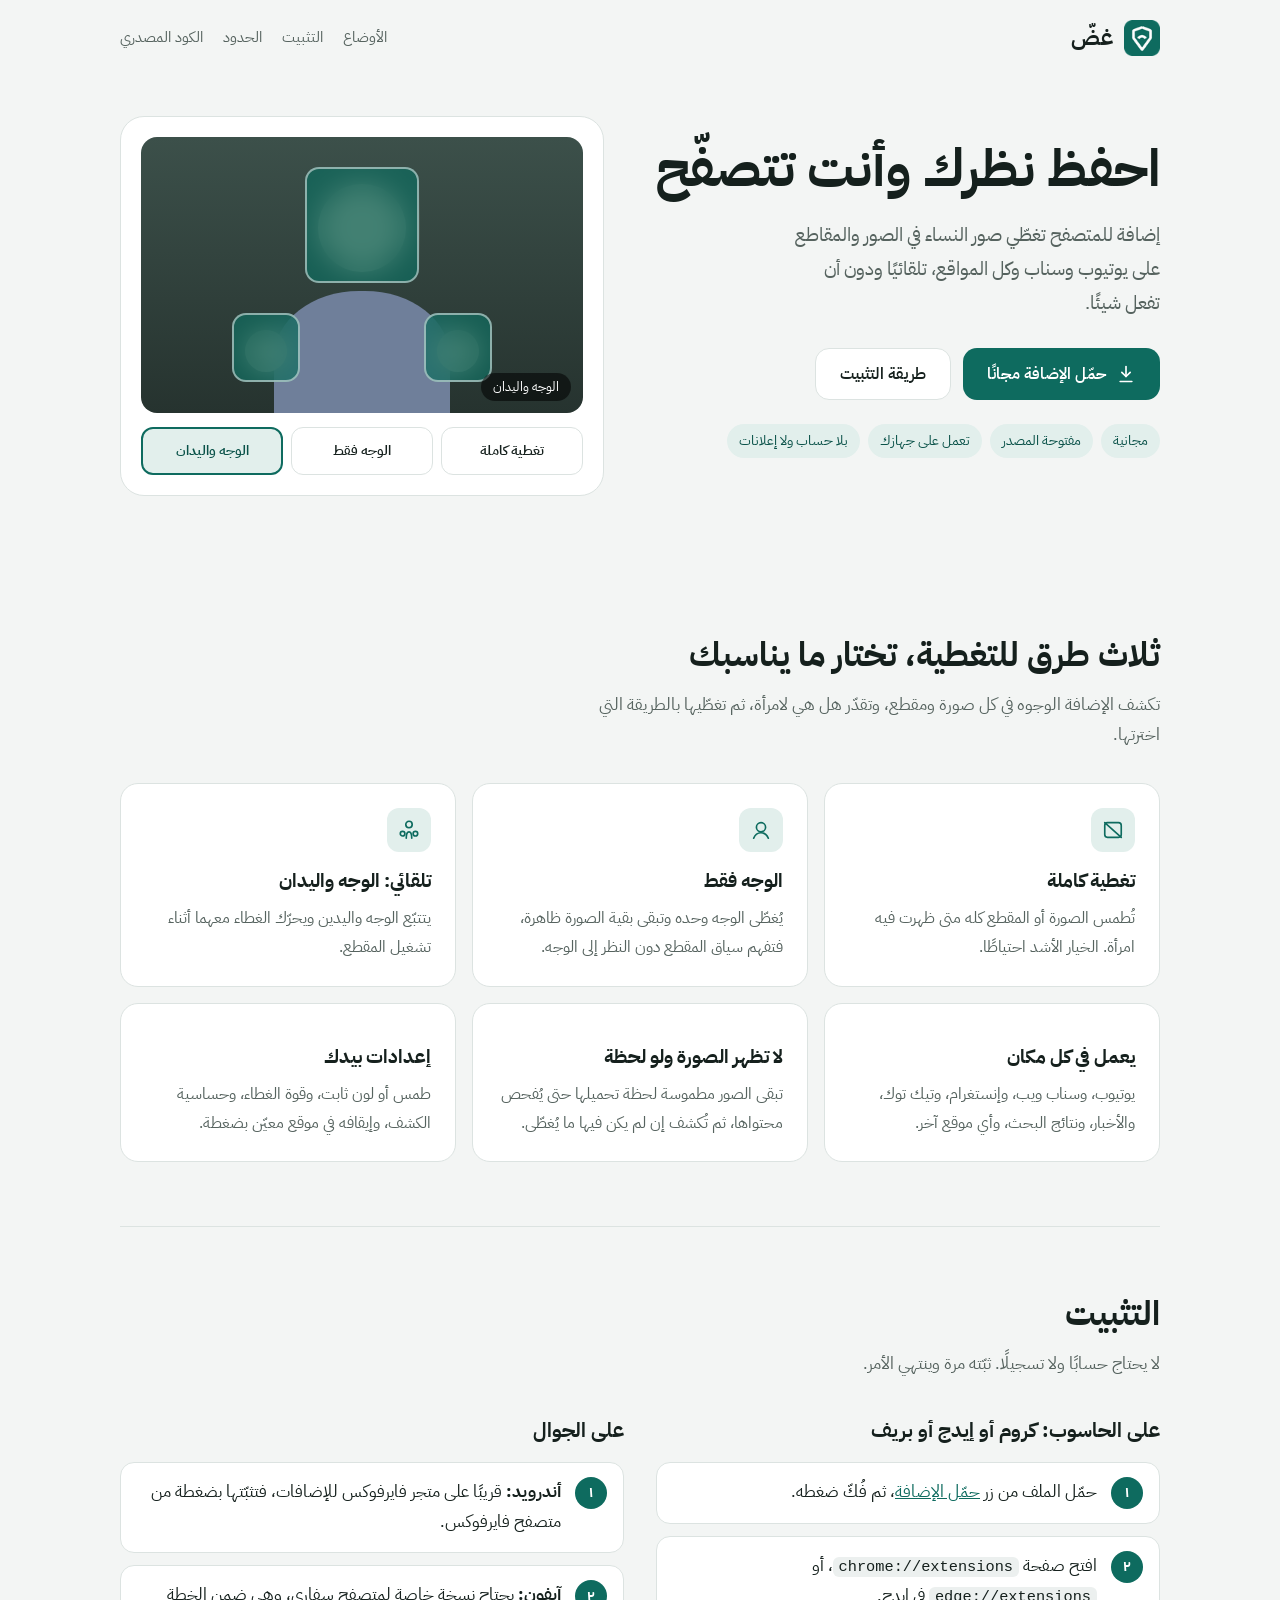
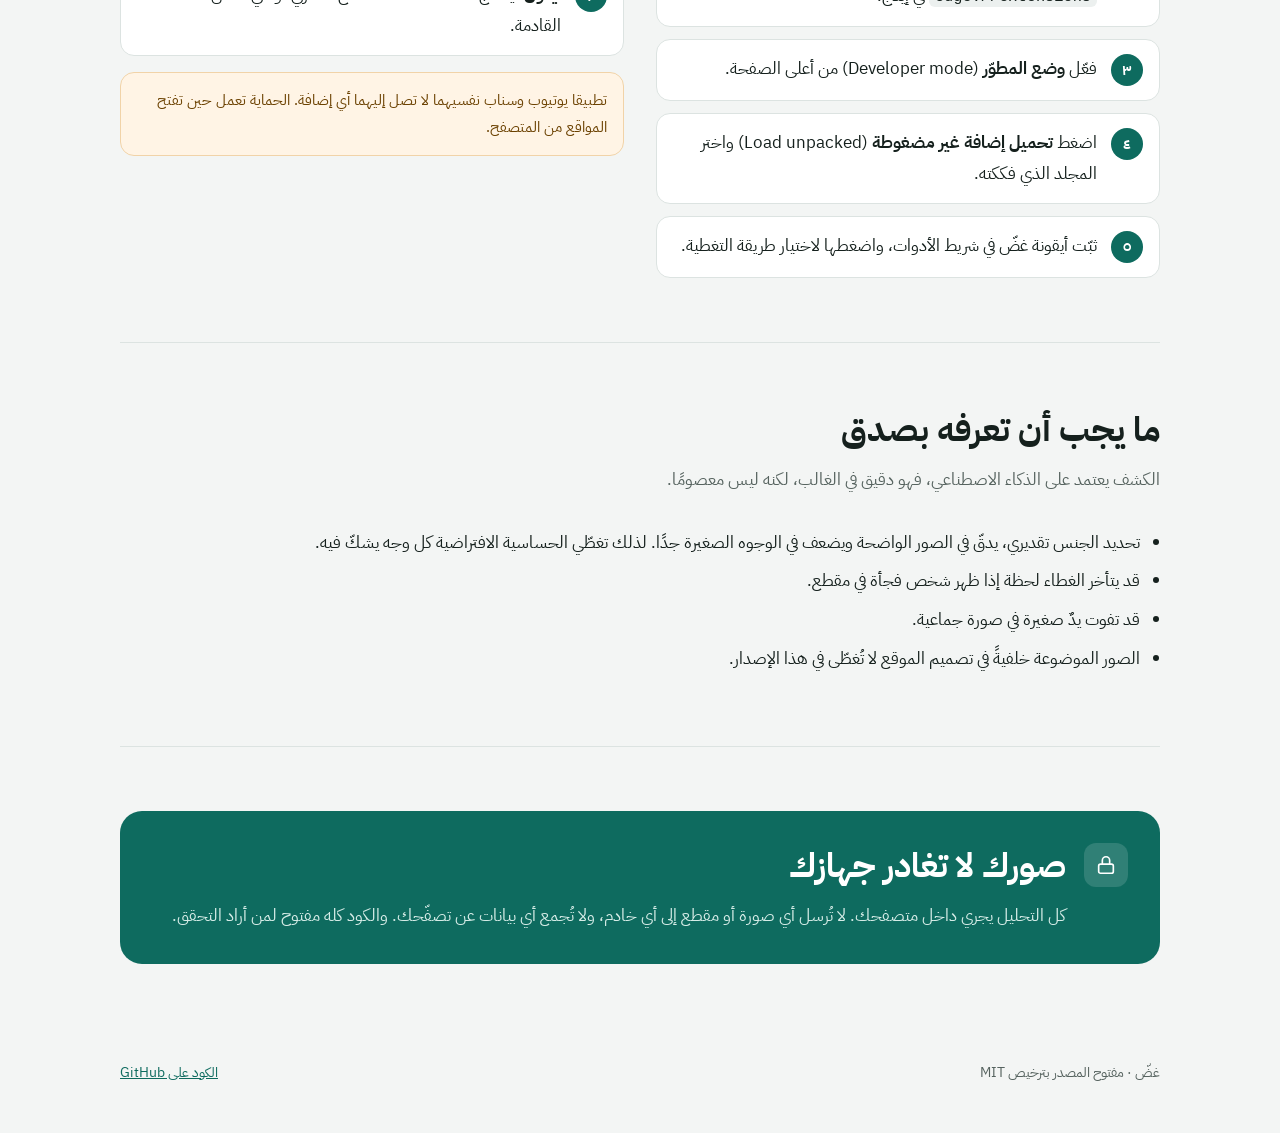
<file: index.html>
<!doctype html>
<html lang="ar" dir="rtl">
<head>
<meta charset="utf-8">
<meta name="viewport" content="width=device-width, initial-scale=1">
<title>غضّ – إضافة حماية النظر</title>
<meta name="description" content="إضافة متصفح مجانية مفتوحة المصدر تغطّي صور النساء في الصور والمقاطع على يوتيوب وسناب وكل المواقع. التحليل كله على جهازك.">
<meta property="og:title" content="غضّ – إضافة حماية النظر">
<meta property="og:description" content="تغطية كاملة، أو الوجه فقط، أو الوجه واليدان تلقائيًا. مجانية ومفتوحة المصدر.">
<meta name="theme-color" content="#0E6B5F">
<link rel="icon" href="icons/icon32.png">
<link rel="preconnect" href="https://fonts.googleapis.com">
<link rel="preconnect" href="https://fonts.gstatic.com" crossorigin>
<link href="https://fonts.googleapis.com/css2?family=IBM+Plex+Sans+Arabic:wght@400;500;600;700&display=swap" rel="stylesheet">
<style>
  :root {
    --bg: #F3F5F4; --surface: #FFFFFF; --ink: #15201D; --muted: #56635F;
    --line: #DCE3E1; --soft: #E2EFEC; --accent: #0E6B5F; --accent-dark: #0A5249;
    --warn-bg: #FFF4E5; --warn-line: #F1D3A8; --warn-ink: #6B4100;
  }
  * { box-sizing: border-box; }
  html { scroll-behavior: smooth; }
  body {
    margin: 0; background: var(--bg); color: var(--ink);
    font-family: "IBM Plex Sans Arabic", "Segoe UI", Tahoma, system-ui, sans-serif;
    font-size: 17px; line-height: 1.8;
  }
  a { color: var(--accent); }
  a:hover { color: var(--accent-dark); }
  .wrap { max-width: 1080px; margin: 0 auto; padding: 0 20px; }

  /* الرأس */
  .top { display: flex; align-items: center; justify-content: space-between; padding: 18px 0; }
  .brand { display: flex; align-items: center; gap: 10px; font-weight: 700; font-size: 22px; text-decoration: none; color: var(--ink); }
  .brand img { width: 36px; height: 36px; }
  .top nav { display: flex; gap: 20px; font-size: 15px; }
  .top nav a { color: var(--muted); text-decoration: none; }
  .top nav a:hover { color: var(--ink); }

  /* البطل */
  .hero { display: grid; grid-template-columns: minmax(0, 1.05fr) minmax(0, 1fr); gap: 48px; align-items: center; padding: 40px 0 72px; }
  .hero h1 { font-size: clamp(34px, 5vw, 52px); line-height: 1.25; margin: 0 0 16px; }
  .hero p.lead { font-size: 19px; color: var(--muted); margin: 0 0 28px; max-width: 34ch; }
  .cta { display: flex; flex-wrap: wrap; gap: 12px; }
  .btn {
    display: inline-flex; align-items: center; gap: 10px; min-height: 52px; padding: 0 24px;
    border-radius: 14px; font-weight: 600; font-size: 16px; text-decoration: none;
  }
  .btn-primary { background: var(--accent); color: #fff; }
  .btn-primary:hover { background: var(--accent-dark); color: #fff; }
  .btn-ghost { background: var(--surface); color: var(--ink); border: 1px solid var(--line); }
  .btn-ghost:hover { color: var(--ink); border-color: #B8C3C0; }
  .tags { display: flex; flex-wrap: wrap; gap: 8px; margin-top: 24px; padding: 0; list-style: none; }
  .tags li { font-size: 14px; padding: 4px 12px; border-radius: 999px; background: var(--soft); color: var(--accent-dark); }

  /* المعاينة التفاعلية */
  .demo { background: var(--surface); border: 1px solid var(--line); border-radius: 24px; padding: 20px; }
  .stage { position: relative; aspect-ratio: 16 / 10; border-radius: 16px; overflow: hidden; background: linear-gradient(180deg, #3C504A, #26332F); }
  .stage .p { position: absolute; background: #C9B8A6; }
  .head { left: 40%; top: 17%; width: 20%; aspect-ratio: 1; border-radius: 50%; }
  .body { left: 30%; top: 56%; width: 40%; height: 50%; border-radius: 48% 48% 0 0; background: #6F7F9A !important; }
  .hand-l { left: 23.5%; top: 70%; width: 9.5%; aspect-ratio: 1; border-radius: 50%; }
  .hand-r { left: 67%; top: 70%; width: 9.5%; aspect-ratio: 1; border-radius: 50%; }
  .cover {
    position: absolute; border-radius: 14px; background: rgba(14,107,95,.72);
    backdrop-filter: blur(14px); -webkit-backdrop-filter: blur(14px);
    border: 2px solid rgba(255,255,255,.5); opacity: 0; transform: scale(.85);
    transition: opacity .25s ease, transform .25s ease;
  }
  .c-face { left: 37%; top: 11%; width: 26%; height: 42%; }
  .c-hl { left: 20.5%; top: 64%; width: 15.5%; height: 25%; }
  .c-hr { left: 64%; top: 64%; width: 15.5%; height: 25%; }
  .c-full { inset: 0; border-radius: 0; border: none; background: rgba(14,107,95,.86); backdrop-filter: blur(24px); display: flex; flex-direction: column; align-items: center; justify-content: center; color: #fff; gap: 6px; font-weight: 500; }
  .stage[data-mode="face"] .c-face,
  .stage[data-mode="auto"] .c-face,
  .stage[data-mode="auto"] .c-hl,
  .stage[data-mode="auto"] .c-hr,
  .stage[data-mode="full"] .c-full { opacity: 1; transform: none; }
  .tag { position: absolute; right: 12px; bottom: 12px; padding: 2px 12px; border-radius: 999px; background: rgba(0,0,0,.55); color: #fff; font-size: 13px; }
  .modes { display: grid; grid-template-columns: repeat(3, minmax(0, 1fr)); gap: 8px; margin-top: 14px; }
  .modes button {
    font: inherit; font-size: 14px; font-weight: 600; min-height: 48px; border-radius: 12px; cursor: pointer;
    background: var(--surface); color: var(--ink); border: 1px solid var(--line); padding: 6px 8px; line-height: 1.4;
  }
  .modes button[aria-pressed="true"] { background: var(--soft); border: 2px solid var(--accent); color: var(--accent-dark); }
  .modes button:focus-visible, .btn:focus-visible { outline: 3px solid #F2A541; outline-offset: 2px; }

  /* الأقسام */
  section { padding: 64px 0; }
  section + section { border-top: 1px solid var(--line); }
  h2 { font-size: clamp(26px, 3.4vw, 34px); line-height: 1.35; margin: 0 0 12px; }
  .section-lead { color: var(--muted); margin: 0 0 32px; max-width: 60ch; }
  .grid3 { display: grid; grid-template-columns: repeat(3, minmax(0, 1fr)); gap: 16px; }
  .card { background: var(--surface); border: 1px solid var(--line); border-radius: 18px; padding: 24px; }
  .card h3 { margin: 12px 0 6px; font-size: 19px; }
  .card p { margin: 0; color: var(--muted); font-size: 16px; }
  .ico { width: 44px; height: 44px; border-radius: 12px; background: var(--soft); color: var(--accent); display: flex; align-items: center; justify-content: center; }

  .steps { counter-reset: s; list-style: none; padding: 0; margin: 0; display: flex; flex-direction: column; gap: 12px; }
  .steps li { counter-increment: s; display: flex; gap: 14px; align-items: flex-start; background: var(--surface); border: 1px solid var(--line); border-radius: 14px; padding: 14px 16px; }
  .steps li::before {
    content: counter(s, arabic-indic); flex: none; width: 32px; height: 32px; border-radius: 50%;
    background: var(--accent); color: #fff; display: flex; align-items: center; justify-content: center; font-weight: 700; font-size: 15px; line-height: 1;
  }
  code { font-family: ui-monospace, Consolas, monospace; font-size: .9em; background: #ECF0EF; padding: 1px 6px; border-radius: 6px; direction: ltr; unicode-bidi: embed; }
  .two { display: grid; grid-template-columns: minmax(0, 1fr) minmax(0, 1fr); gap: 32px; }
  .two h3 { margin: 0 0 14px; font-size: 20px; }
  .note { margin-top: 16px; padding: 14px 16px; border-radius: 14px; background: var(--warn-bg); border: 1px solid var(--warn-line); color: var(--warn-ink); font-size: 15px; }

  .limits { padding-inline-start: 20px; margin: 0; color: var(--ink); }
  .limits li { margin-bottom: 8px; }
  .privacy { display: flex; gap: 18px; align-items: flex-start; background: var(--accent); color: #fff; border-radius: 22px; padding: 32px; }
  .privacy h2 { color: #fff; }
  .privacy p { margin: 0; color: #D6ECE7; }
  .privacy .ico { background: rgba(255,255,255,.14); color: #fff; flex: none; }

  footer { padding: 32px 0 48px; color: var(--muted); font-size: 14px; display: flex; flex-wrap: wrap; justify-content: space-between; gap: 12px; }

  @media (max-width: 820px) {
    .hero { grid-template-columns: minmax(0, 1fr); gap: 32px; padding-top: 16px; }
    .grid3, .two { grid-template-columns: minmax(0, 1fr); }
    .top nav { display: none; }
    section { padding: 48px 0; }
    .privacy { flex-direction: column; padding: 24px; }
  }
  @media (prefers-reduced-motion: reduce) { .cover { transition: none; } html { scroll-behavior: auto; } }
</style>
</head>
<body>
<div class="wrap">
  <header class="top">
    <a class="brand" href="#"><img src="icons/icon48.png" alt="">غضّ</a>
    <nav aria-label="أقسام الصفحة">
      <a href="#modes">الأوضاع</a>
      <a href="#install">التثبيت</a>
      <a href="#limits">الحدود</a>
      <a href="https://github.com/kmasskmass-svg/ghadd-extension">الكود المصدري</a>
    </nav>
  </header>

  <main>
    <div class="hero">
      <div>
        <h1>احفظ نظرك وأنت تتصفّح</h1>
        <p class="lead">إضافة للمتصفح تغطّي صور النساء في الصور والمقاطع على يوتيوب وسناب وكل المواقع، تلقائيًا ودون أن تفعل شيئًا.</p>
        <div class="cta">
          <a class="btn btn-primary" href="https://github.com/kmasskmass-svg/ghadd-extension/archive/refs/heads/main.zip">
            <svg aria-hidden="true" width="20" height="20" viewBox="0 0 24 24" fill="none" stroke="currentColor" stroke-width="2" stroke-linecap="round" stroke-linejoin="round"><path d="M12 3v12"></path><path d="M7 10l5 5 5-5"></path><path d="M5 21h14"></path></svg>
            حمّل الإضافة مجانًا
          </a>
          <a class="btn btn-ghost" href="#install">طريقة التثبيت</a>
        </div>
        <ul class="tags">
          <li>مجانية</li><li>مفتوحة المصدر</li><li>تعمل على جهازك</li><li>بلا حساب ولا إعلانات</li>
        </ul>
      </div>

      <div class="demo">
        <div class="stage" id="stage" data-mode="auto" role="img" aria-label="معاينة توضّح طريقة التغطية المختارة">
          <div class="p head"></div><div class="p body"></div><div class="p hand-l"></div><div class="p hand-r"></div>
          <div class="cover c-face"></div><div class="cover c-hl"></div><div class="cover c-hr"></div>
          <div class="cover c-full">
            <svg aria-hidden="true" width="30" height="30" viewBox="0 0 24 24" fill="none" stroke="currentColor" stroke-width="1.8" stroke-linecap="round" stroke-linejoin="round"><path d="M17.9 17.9A10.4 10.4 0 0 1 12 20c-7 0-10-8-10-8a18.4 18.4 0 0 1 5.1-6"></path><path d="M9.9 4.2A9.7 9.7 0 0 1 12 4c7 0 10 8 10 8a18.5 18.5 0 0 1-2.2 3.2"></path><path d="M14.1 14.1a3 3 0 1 1-4.2-4.2"></path><path d="M2 2l20 20"></path></svg>
            المحتوى مغطّى
          </div>
          <span class="tag" id="tag">الوجه واليدان</span>
        </div>
        <div class="modes" role="group" aria-label="جرّب أوضاع التغطية">
          <button type="button" data-mode="full" aria-pressed="false">تغطية كاملة</button>
          <button type="button" data-mode="face" aria-pressed="false">الوجه فقط</button>
          <button type="button" data-mode="auto" aria-pressed="true">الوجه واليدان</button>
        </div>
      </div>
    </div>

    <section id="modes">
      <h2>ثلاث طرق للتغطية، تختار ما يناسبك</h2>
      <p class="section-lead">تكشف الإضافة الوجوه في كل صورة ومقطع، وتقدّر هل هي لامرأة، ثم تغطّيها بالطريقة التي اخترتها.</p>
      <div class="grid3">
        <div class="card">
          <div class="ico"><svg aria-hidden="true" width="22" height="22" viewBox="0 0 24 24" fill="none" stroke="currentColor" stroke-width="1.8" stroke-linecap="round" stroke-linejoin="round"><rect x="3" y="4" width="18" height="16" rx="3"></rect><path d="M3 4l18 16"></path></svg></div>
          <h3>تغطية كاملة</h3>
          <p>تُطمس الصورة أو المقطع كله متى ظهرت فيه امرأة. الخيار الأشد احتياطًا.</p>
        </div>
        <div class="card">
          <div class="ico"><svg aria-hidden="true" width="22" height="22" viewBox="0 0 24 24" fill="none" stroke="currentColor" stroke-width="1.8" stroke-linecap="round" stroke-linejoin="round"><circle cx="12" cy="9" r="5"></circle><path d="M4 21c1.5-4 4.5-6 8-6s6.5 2 8 6"></path></svg></div>
          <h3>الوجه فقط</h3>
          <p>يُغطّى الوجه وحده وتبقى بقية الصورة ظاهرة، فتفهم سياق المقطع دون النظر إلى الوجه.</p>
        </div>
        <div class="card">
          <div class="ico"><svg aria-hidden="true" width="22" height="22" viewBox="0 0 24 24" fill="none" stroke="currentColor" stroke-width="1.8" stroke-linecap="round" stroke-linejoin="round"><circle cx="12" cy="6" r="3.5"></circle><circle cx="5" cy="16" r="2.5"></circle><circle cx="19" cy="16" r="2.5"></circle><path d="M9 21c0-4 1.3-7 3-7s3 3 3 7"></path></svg></div>
          <h3>تلقائي: الوجه واليدان</h3>
          <p>يتتبّع الوجه واليدين ويحرّك الغطاء معهما أثناء تشغيل المقطع.</p>
        </div>
      </div>
      <div class="grid3" style="margin-top: 16px">
        <div class="card">
          <h3>يعمل في كل مكان</h3>
          <p>يوتيوب، وسناب ويب، وإنستغرام، وتيك توك، والأخبار، ونتائج البحث، وأي موقع آخر.</p>
        </div>
        <div class="card">
          <h3>لا تظهر الصورة ولو لحظة</h3>
          <p>تبقى الصور مطموسة لحظة تحميلها حتى يُفحص محتواها، ثم تُكشف إن لم يكن فيها ما يُغطّى.</p>
        </div>
        <div class="card">
          <h3>إعدادات بيدك</h3>
          <p>طمس أو لون ثابت، وقوة الغطاء، وحساسية الكشف، وإيقافه في موقع معيّن بضغطة.</p>
        </div>
      </div>
    </section>

    <section id="install">
      <h2>التثبيت</h2>
      <p class="section-lead">لا يحتاج حسابًا ولا تسجيلًا. ثبّته مرة وينتهي الأمر.</p>
      <div class="two">
        <div>
          <h3>على الحاسوب: كروم أو إيدج أو بريف</h3>
          <ol class="steps">
            <li><span>حمّل الملف من زر <a href="https://github.com/kmasskmass-svg/ghadd-extension/archive/refs/heads/main.zip">حمّل الإضافة</a>، ثم فُكّ ضغطه.</span></li>
            <li><span>افتح صفحة <code>chrome://extensions</code>، أو <code>edge://extensions</code> في إيدج.</span></li>
            <li><span>فعّل <b>وضع المطوّر</b> (Developer mode) من أعلى الصفحة.</span></li>
            <li><span>اضغط <b>تحميل إضافة غير مضغوطة</b> (Load unpacked) واختر المجلد الذي فككته.</span></li>
            <li><span>ثبّت أيقونة غضّ في شريط الأدوات، واضغطها لاختيار طريقة التغطية.</span></li>
          </ol>
        </div>
        <div>
          <h3>على الجوال</h3>
          <ol class="steps">
            <li><span><b>أندرويد:</b> قريبًا على متجر فايرفوكس للإضافات، فتثبّتها بضغطة من متصفح فايرفوكس.</span></li>
            <li><span><b>آيفون:</b> يحتاج نسخة خاصة لمتصفح سفاري، وهي ضمن الخطة القادمة.</span></li>
          </ol>
          <p class="note">تطبيقا يوتيوب وسناب نفسيهما لا تصل إليهما أي إضافة. الحماية تعمل حين تفتح المواقع من المتصفح.</p>
        </div>
      </div>
    </section>

    <section id="limits">
      <h2>ما يجب أن تعرفه بصدق</h2>
      <p class="section-lead">الكشف يعتمد على الذكاء الاصطناعي، فهو دقيق في الغالب، لكنه ليس معصومًا.</p>
      <ul class="limits">
        <li>تحديد الجنس تقديري، يدقّ في الصور الواضحة ويضعف في الوجوه الصغيرة جدًا. لذلك تغطّي الحساسية الافتراضية كل وجه يشكّ فيه.</li>
        <li>قد يتأخر الغطاء لحظة إذا ظهر شخص فجأة في مقطع.</li>
        <li>قد تفوت يدٌ صغيرة في صورة جماعية.</li>
        <li>الصور الموضوعة خلفيةً في تصميم الموقع لا تُغطّى في هذا الإصدار.</li>
      </ul>
    </section>

    <section>
      <div class="privacy">
        <div class="ico"><svg aria-hidden="true" width="22" height="22" viewBox="0 0 24 24" fill="none" stroke="currentColor" stroke-width="1.8" stroke-linecap="round" stroke-linejoin="round"><rect x="4" y="11" width="16" height="10" rx="2"></rect><path d="M8 11V7a4 4 0 0 1 8 0v4"></path></svg></div>
        <div>
          <h2>صورك لا تغادر جهازك</h2>
          <p>كل التحليل يجري داخل متصفحك. لا تُرسل أي صورة أو مقطع إلى أي خادم، ولا تُجمع أي بيانات عن تصفّحك. والكود كله مفتوح لمن أراد التحقق.</p>
        </div>
      </div>
    </section>
  </main>

  <footer>
    <span>غضّ · مفتوح المصدر بترخيص MIT</span>
    <a href="https://github.com/kmasskmass-svg/ghadd-extension">الكود على GitHub</a>
  </footer>
</div>

<script>
  (function () {
    var stage = document.getElementById('stage');
    var tag = document.getElementById('tag');
    var names = { full: 'تغطية كاملة', face: 'الوجه فقط', auto: 'الوجه واليدان' };
    var btns = document.querySelectorAll('.modes button');
    btns.forEach(function (b) {
      b.addEventListener('click', function () {
        stage.setAttribute('data-mode', b.dataset.mode);
        tag.textContent = names[b.dataset.mode];
        btns.forEach(function (x) { x.setAttribute('aria-pressed', String(x === b)); });
      });
    });
  })();
</script>
</body>
</html>
</file>
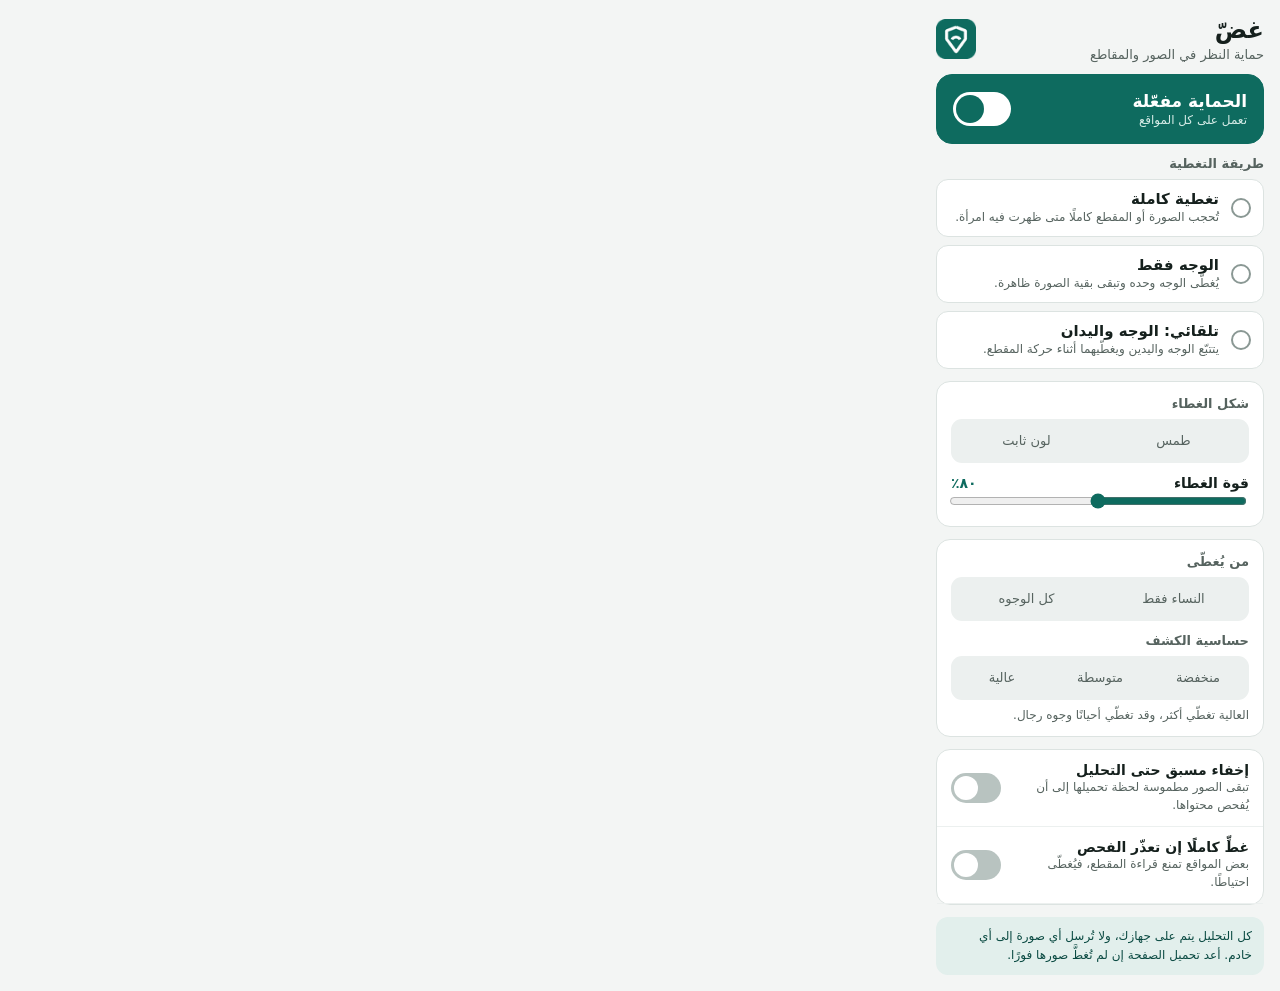
<file: popup.html>
<!doctype html>
<html lang="ar" dir="rtl">
<head>
<meta charset="utf-8">
<meta name="viewport" content="width=device-width, initial-scale=1">
<title>غضّ</title>
<link rel="stylesheet" href="popup.css">
</head>
<body>
<main>
  <header>
    <div>
      <h1>غضّ</h1>
      <p class="sub">حماية النظر في الصور والمقاطع</p>
    </div>
    <img src="icons/icon48.png" width="40" height="40" alt="">
  </header>

  <section class="power" id="powerCard">
    <div>
      <strong id="powerTitle">الحماية مفعّلة</strong>
      <span id="powerSub">تعمل على كل المواقع</span>
    </div>
    <button type="button" role="switch" id="enabled" class="switch big" aria-label="تفعيل الحماية"><span></span></button>
  </section>

  <section>
    <h2 id="modeLabel">طريقة التغطية</h2>
    <div class="modes" role="radiogroup" aria-labelledby="modeLabel">
      <button type="button" role="radio" class="mode" data-mode="full">
        <span class="dot"></span>
        <span><b>تغطية كاملة</b><small>تُحجب الصورة أو المقطع كاملًا متى ظهرت فيه امرأة.</small></span>
      </button>
      <button type="button" role="radio" class="mode" data-mode="face">
        <span class="dot"></span>
        <span><b>الوجه فقط</b><small>يُغطّى الوجه وحده وتبقى بقية الصورة ظاهرة.</small></span>
      </button>
      <button type="button" role="radio" class="mode" data-mode="auto">
        <span class="dot"></span>
        <span><b>تلقائي: الوجه واليدان</b><small>يتتبّع الوجه واليدين ويغطّيهما أثناء حركة المقطع.</small></span>
      </button>
    </div>
  </section>

  <section class="card">
    <h2 id="styleLabel">شكل الغطاء</h2>
    <div class="seg" role="radiogroup" aria-labelledby="styleLabel" data-key="style">
      <button type="button" role="radio" data-val="blur">طمس</button>
      <button type="button" role="radio" data-val="solid">لون ثابت</button>
    </div>
    <div class="row">
      <label for="strength">قوة الغطاء</label>
      <output id="strengthOut">٨٠٪</output>
    </div>
    <input type="range" id="strength" min="20" max="100" step="5">
  </section>

  <section class="card">
    <h2 id="targetLabel">من يُغطّى</h2>
    <div class="seg" role="radiogroup" aria-labelledby="targetLabel" data-key="target">
      <button type="button" role="radio" data-val="women">النساء فقط</button>
      <button type="button" role="radio" data-val="all">كل الوجوه</button>
    </div>
    <h2 id="sensLabel">حساسية الكشف</h2>
    <div class="seg" role="radiogroup" aria-labelledby="sensLabel" data-key="sensitivity">
      <button type="button" role="radio" data-val="low">منخفضة</button>
      <button type="button" role="radio" data-val="mid">متوسطة</button>
      <button type="button" role="radio" data-val="high">عالية</button>
    </div>
    <p class="hint">العالية تغطّي أكثر، وقد تغطّي أحيانًا وجوه رجال.</p>
  </section>

  <section class="card list">
    <div class="trow">
      <span><b>إخفاء مسبق حتى التحليل</b><small>تبقى الصور مطموسة لحظة تحميلها إلى أن يُفحص محتواها.</small></span>
      <button type="button" role="switch" class="switch" data-key="prehide" aria-label="إخفاء مسبق حتى التحليل"><span></span></button>
    </div>
    <div class="trow">
      <span><b>غطِّ كاملًا إن تعذّر الفحص</b><small>بعض المواقع تمنع قراءة المقطع، فيُغطّى احتياطًا.</small></span>
      <button type="button" role="switch" class="switch" data-key="failCover" aria-label="غطِّ كاملًا إن تعذّر الفحص"><span></span></button>
    </div>
    <div class="trow" id="siteRow" hidden>
      <span><b>إيقاف في هذا الموقع</b><small id="siteName"></small></span>
      <button type="button" role="switch" class="switch" id="siteOff" aria-label="إيقاف في هذا الموقع"><span></span></button>
    </div>
  </section>

  <p class="note">كل التحليل يتم على جهازك، ولا تُرسل أي صورة إلى أي خادم. أعد تحميل الصفحة إن لم تُغطَّ صورها فورًا.</p>
</main>
<script src="popup.js"></script>
</body>
</html>
</file>
<file: popup.css>
:root {
  --bg: #F3F5F4; --surface: #FFFFFF; --ink: #15201D; --muted: #56635F;
  --line: #DCE3E1; --soft: #E2EFEC; --accent: #0E6B5F; --off: #B8C3C0;
}
* { box-sizing: border-box; }
body {
  margin: 0; width: 360px; background: var(--bg); color: var(--ink);
  font-family: "IBM Plex Sans Arabic", "Segoe UI", Tahoma, system-ui, sans-serif; font-size: 14px;
}
@media (max-width: 480px) { body { width: auto; } }
main { padding: 16px; display: flex; flex-direction: column; gap: 12px; }
header { display: flex; align-items: center; justify-content: space-between; }
h1 { margin: 0; font-size: 24px; line-height: 1.2; }
.sub { margin: 2px 0 0; color: var(--muted); font-size: 13px; }
h2 { margin: 0 0 8px; font-size: 13px; font-weight: 600; color: var(--muted); }
button { font-family: inherit; color: inherit; }

.power {
  display: flex; align-items: center; justify-content: space-between; gap: 12px;
  padding: 16px; border-radius: 16px; background: var(--accent); color: #fff; border: 1px solid var(--accent);
}
.power div { display: flex; flex-direction: column; gap: 2px; }
.power strong { font-size: 17px; }
.power span { font-size: 12px; color: #D6ECE7; }
.power.off { background: var(--surface); color: var(--ink); border-color: var(--line); }
.power.off span { color: var(--muted); }

.switch {
  width: 50px; height: 30px; flex: none; border-radius: 15px; border: none; padding: 3px; cursor: pointer;
  display: flex; justify-content: flex-end; background: var(--off);
}
.switch span { width: 24px; height: 24px; border-radius: 12px; background: #fff; display: block; }
.switch[aria-checked="true"] { justify-content: flex-start; background: var(--accent); }
.switch.big { width: 58px; height: 34px; border-radius: 17px; }
.switch.big span { width: 28px; height: 28px; border-radius: 14px; }
.power:not(.off) .switch.big { background: #fff; }
.power:not(.off) .switch.big span { background: var(--accent); }
.switch:focus-visible, .mode:focus-visible, .seg button:focus-visible { outline: 3px solid #F2A541; outline-offset: 2px; }

.modes { display: flex; flex-direction: column; gap: 8px; }
.mode {
  width: 100%; display: flex; align-items: center; gap: 12px; padding: 10px 12px; text-align: right;
  border-radius: 12px; background: var(--surface); border: 1px solid var(--line); cursor: pointer;
}
.mode b { display: block; font-size: 15px; }
.mode small { display: block; color: var(--muted); font-size: 12px; line-height: 1.5; }
.mode .dot {
  width: 20px; height: 20px; flex: none; border-radius: 10px; border: 2px solid #8A9894;
  display: flex; align-items: center; justify-content: center;
}
.mode[aria-checked="true"] { background: var(--soft); border: 2px solid var(--accent); padding: 9px 11px; }
.mode[aria-checked="true"] .dot { border-color: var(--accent); }
.mode[aria-checked="true"] .dot::after { content: ""; width: 9px; height: 9px; border-radius: 5px; background: var(--accent); }

.card { background: var(--surface); border: 1px solid var(--line); border-radius: 14px; padding: 14px; }
.card h2:not(:first-child) { margin-top: 12px; }
.seg { display: grid; grid-auto-flow: column; grid-auto-columns: 1fr; gap: 4px; padding: 4px; border-radius: 11px; background: #ECF0EF; }
.seg button { min-height: 36px; border: none; border-radius: 8px; background: transparent; color: var(--muted); font-size: 13px; cursor: pointer; }
.seg button[aria-checked="true"] { background: #fff; color: var(--accent); font-weight: 600; box-shadow: 0 1px 3px rgba(0,0,0,.12); }
.row { display: flex; justify-content: space-between; align-items: center; margin-top: 12px; }
.row label { font-weight: 600; }
.row output { color: var(--accent); font-weight: 600; }
input[type=range] { width: 100%; accent-color: var(--accent); }
.hint { margin: 8px 0 0; font-size: 12px; color: var(--muted); }

.list { padding: 0; }
.trow { display: flex; align-items: center; gap: 12px; padding: 12px 14px; border-bottom: 1px solid #ECF0EF; }
.trow:last-child { border-bottom: none; }
.trow > span { flex: 1; }
.trow b { display: block; font-size: 14px; }
.trow small { display: block; color: var(--muted); font-size: 12px; line-height: 1.5; }

.note { margin: 0; padding: 10px 12px; border-radius: 12px; background: var(--soft); color: #0A4A42; font-size: 12px; line-height: 1.6; }
.trow[hidden] { display: none; }
</file>
